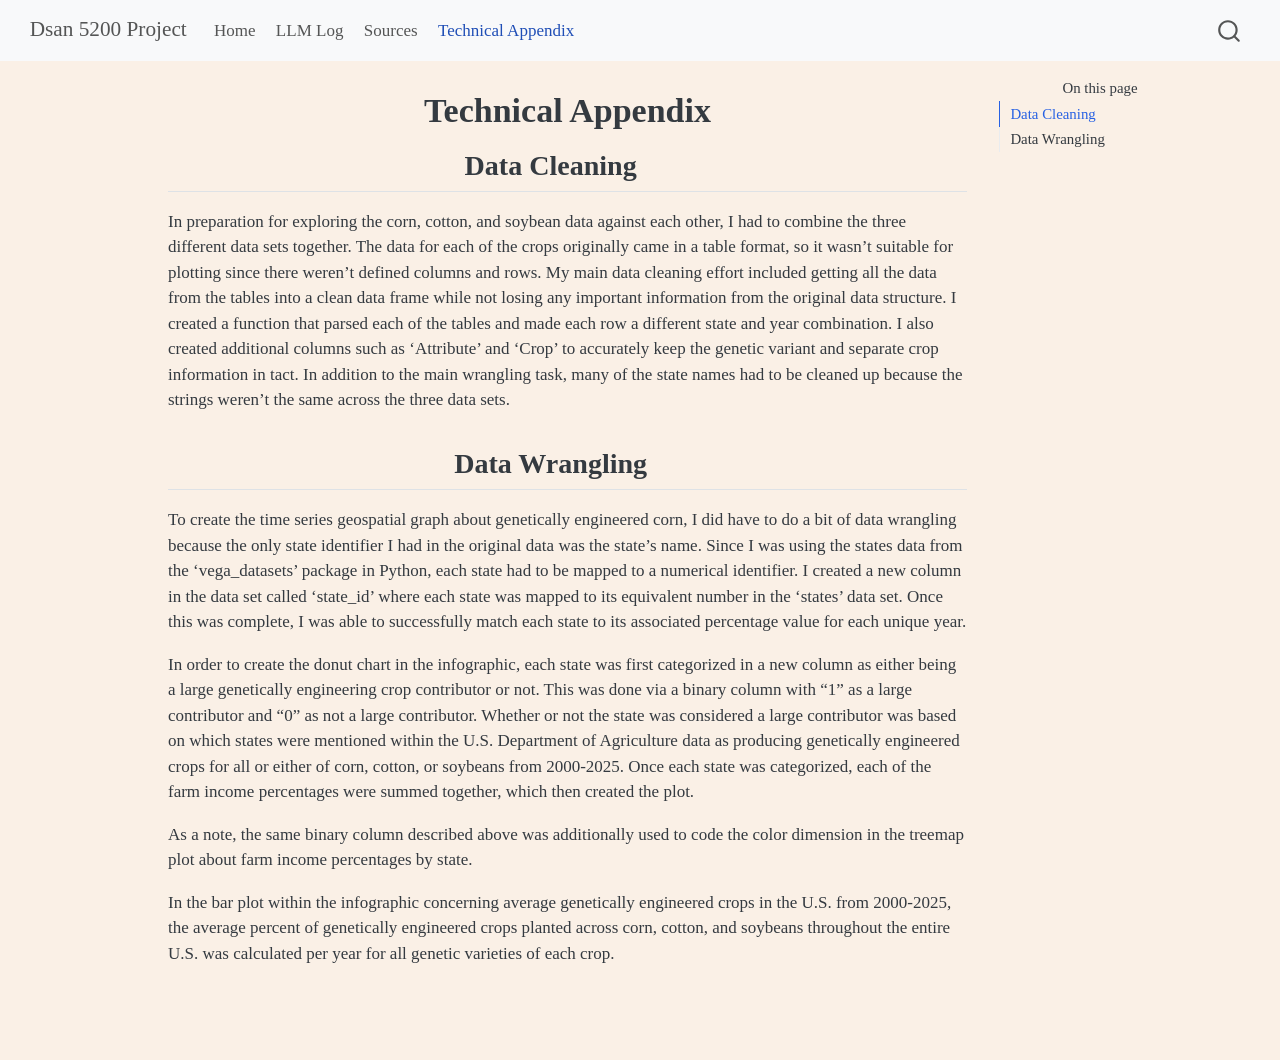
<file: website/_dsan5200site/appendix.html>
<!DOCTYPE html>
<html xmlns="http://www.w3.org/1999/xhtml" lang="en" xml:lang="en"><head>

<meta charset="utf-8">
<meta name="generator" content="quarto-1.7.32">

<meta name="viewport" content="width=device-width, initial-scale=1.0, user-scalable=yes">


<title>Technical Appendix – Dsan 5200 Project</title>
<style>
code{white-space: pre-wrap;}
span.smallcaps{font-variant: small-caps;}
div.columns{display: flex; gap: min(4vw, 1.5em);}
div.column{flex: auto; overflow-x: auto;}
div.hanging-indent{margin-left: 1.5em; text-indent: -1.5em;}
ul.task-list{list-style: none;}
ul.task-list li input[type="checkbox"] {
  width: 0.8em;
  margin: 0 0.8em 0.2em -1em; /* quarto-specific, see https://github.com/quarto-dev/quarto-cli/issues/4556 */ 
  vertical-align: middle;
}
</style>


<script src="site_libs/quarto-nav/quarto-nav.js"></script>
<script src="site_libs/quarto-nav/headroom.min.js"></script>
<script src="site_libs/clipboard/clipboard.min.js"></script>
<script src="site_libs/quarto-search/autocomplete.umd.js"></script>
<script src="site_libs/quarto-search/fuse.min.js"></script>
<script src="site_libs/quarto-search/quarto-search.js"></script>
<meta name="quarto:offset" content="./">
<script src="site_libs/quarto-html/quarto.js" type="module"></script>
<script src="site_libs/quarto-html/tabsets/tabsets.js" type="module"></script>
<script src="site_libs/quarto-html/popper.min.js"></script>
<script src="site_libs/quarto-html/tippy.umd.min.js"></script>
<script src="site_libs/quarto-html/anchor.min.js"></script>
<link href="site_libs/quarto-html/tippy.css" rel="stylesheet">
<link href="site_libs/quarto-html/quarto-syntax-highlighting-37eea08aefeeee20ff55810ff984fec1.css" rel="stylesheet" id="quarto-text-highlighting-styles">
<script src="site_libs/bootstrap/bootstrap.min.js"></script>
<link href="site_libs/bootstrap/bootstrap-icons.css" rel="stylesheet">
<link href="site_libs/bootstrap/bootstrap-c1fac2584b48ed01fb6e278e36375074.min.css" rel="stylesheet" append-hash="true" id="quarto-bootstrap" data-mode="light">
<script id="quarto-search-options" type="application/json">{
  "location": "navbar",
  "copy-button": false,
  "collapse-after": 3,
  "panel-placement": "end",
  "type": "overlay",
  "limit": 50,
  "keyboard-shortcut": [
    "f",
    "/",
    "s"
  ],
  "show-item-context": false,
  "language": {
    "search-no-results-text": "No results",
    "search-matching-documents-text": "matching documents",
    "search-copy-link-title": "Copy link to search",
    "search-hide-matches-text": "Hide additional matches",
    "search-more-match-text": "more match in this document",
    "search-more-matches-text": "more matches in this document",
    "search-clear-button-title": "Clear",
    "search-text-placeholder": "",
    "search-detached-cancel-button-title": "Cancel",
    "search-submit-button-title": "Submit",
    "search-label": "Search"
  }
}</script>


<link rel="stylesheet" href="styles.css">
</head>

<body class="nav-fixed quarto-light">

<div id="quarto-search-results"></div>
  <header id="quarto-header" class="headroom fixed-top">
    <nav class="navbar navbar-expand-lg " data-bs-theme="dark">
      <div class="navbar-container container-fluid">
      <div class="navbar-brand-container mx-auto">
    <a class="navbar-brand" href="./index.html">
    <span class="navbar-title">Dsan 5200 Project</span>
    </a>
  </div>
            <div id="quarto-search" class="" title="Search"></div>
          <button class="navbar-toggler" type="button" data-bs-toggle="collapse" data-bs-target="#navbarCollapse" aria-controls="navbarCollapse" role="menu" aria-expanded="false" aria-label="Toggle navigation" onclick="if (window.quartoToggleHeadroom) { window.quartoToggleHeadroom(); }">
  <span class="navbar-toggler-icon"></span>
</button>
          <div class="collapse navbar-collapse" id="navbarCollapse">
            <ul class="navbar-nav navbar-nav-scroll me-auto">
  <li class="nav-item">
    <a class="nav-link" href="./index.html"> 
<span class="menu-text">Home</span></a>
  </li>  
  <li class="nav-item">
    <a class="nav-link" href="./llmlog.html"> 
<span class="menu-text">LLM Log</span></a>
  </li>  
  <li class="nav-item">
    <a class="nav-link" href="./sources.html"> 
<span class="menu-text">Sources</span></a>
  </li>  
  <li class="nav-item">
    <a class="nav-link active" href="./appendix.html" aria-current="page"> 
<span class="menu-text">Technical Appendix</span></a>
  </li>  
</ul>
          </div> <!-- /navcollapse -->
            <div class="quarto-navbar-tools">
</div>
      </div> <!-- /container-fluid -->
    </nav>
</header>
<!-- content -->
<div id="quarto-content" class="quarto-container page-columns page-rows-contents page-layout-article page-navbar">
<!-- sidebar -->
<!-- margin-sidebar -->
    <div id="quarto-margin-sidebar" class="sidebar margin-sidebar">
        <nav id="TOC" role="doc-toc" class="toc-active">
    <h2 id="toc-title">On this page</h2>
   
  <ul>
  <li><a href="#data-cleaning" id="toc-data-cleaning" class="nav-link active" data-scroll-target="#data-cleaning">Data Cleaning</a></li>
  <li><a href="#data-wrangling" id="toc-data-wrangling" class="nav-link" data-scroll-target="#data-wrangling">Data Wrangling</a></li>
  </ul>
</nav>
    </div>
<!-- main -->
<main class="content" id="quarto-document-content">

<header id="title-block-header" class="quarto-title-block default">
<div class="quarto-title">
<h1 class="title">Technical Appendix</h1>
</div>



<div class="quarto-title-meta">

    
  
    
  </div>
  


</header>


<section id="data-cleaning" class="level2">
<h2 class="anchored" data-anchor-id="data-cleaning">Data Cleaning</h2>
<p>In preparation for exploring the corn, cotton, and soybean data against each other, I had to combine the three different data sets together. The data for each of the crops originally came in a table format, so it wasn’t suitable for plotting since there weren’t defined columns and rows. My main data cleaning effort included getting all the data from the tables into a clean data frame while not losing any important information from the original data structure. I created a function that parsed each of the tables and made each row a different state and year combination. I also created additional columns such as ‘Attribute’ and ‘Crop’ to accurately keep the genetic variant and separate crop information in tact. In addition to the main wrangling task, many of the state names had to be cleaned up because the strings weren’t the same across the three data sets.</p>
</section>
<section id="data-wrangling" class="level2">
<h2 class="anchored" data-anchor-id="data-wrangling">Data Wrangling</h2>
<p>To create the time series geospatial graph about genetically engineered corn, I did have to do a bit of data wrangling because the only state identifier I had in the original data was the state’s name. Since I was using the states data from the ‘vega_datasets’ package in Python, each state had to be mapped to a numerical identifier. I created a new column in the data set called ‘state_id’ where each state was mapped to its equivalent number in the ‘states’ data set. Once this was complete, I was able to successfully match each state to its associated percentage value for each unique year.</p>
<p>In order to create the donut chart in the infographic, each state was first categorized in a new column as either being a large genetically engineering crop contributor or not. This was done via a binary column with “1” as a large contributor and “0” as not a large contributor. Whether or not the state was considered a large contributor was based on which states were mentioned within the U.S. Department of Agriculture data as producing genetically engineered crops for all or either of corn, cotton, or soybeans from 2000-2025. Once each state was categorized, each of the farm income percentages were summed together, which then created the plot.</p>
<p>As a note, the same binary column described above was additionally used to code the color dimension in the treemap plot about farm income percentages by state.</p>
<p>In the bar plot within the infographic concerning average genetically engineered crops in the U.S. from 2000-2025, the average percent of genetically engineered crops planted across corn, cotton, and soybeans throughout the entire U.S. was calculated per year for all genetic varieties of each crop.</p>


</section>

</main> <!-- /main -->
<script id="quarto-html-after-body" type="application/javascript">
  window.document.addEventListener("DOMContentLoaded", function (event) {
    const icon = "";
    const anchorJS = new window.AnchorJS();
    anchorJS.options = {
      placement: 'right',
      icon: icon
    };
    anchorJS.add('.anchored');
    const isCodeAnnotation = (el) => {
      for (const clz of el.classList) {
        if (clz.startsWith('code-annotation-')) {                     
          return true;
        }
      }
      return false;
    }
    const onCopySuccess = function(e) {
      // button target
      const button = e.trigger;
      // don't keep focus
      button.blur();
      // flash "checked"
      button.classList.add('code-copy-button-checked');
      var currentTitle = button.getAttribute("title");
      button.setAttribute("title", "Copied!");
      let tooltip;
      if (window.bootstrap) {
        button.setAttribute("data-bs-toggle", "tooltip");
        button.setAttribute("data-bs-placement", "left");
        button.setAttribute("data-bs-title", "Copied!");
        tooltip = new bootstrap.Tooltip(button, 
          { trigger: "manual", 
            customClass: "code-copy-button-tooltip",
            offset: [0, -8]});
        tooltip.show();    
      }
      setTimeout(function() {
        if (tooltip) {
          tooltip.hide();
          button.removeAttribute("data-bs-title");
          button.removeAttribute("data-bs-toggle");
          button.removeAttribute("data-bs-placement");
        }
        button.setAttribute("title", currentTitle);
        button.classList.remove('code-copy-button-checked');
      }, 1000);
      // clear code selection
      e.clearSelection();
    }
    const getTextToCopy = function(trigger) {
        const codeEl = trigger.previousElementSibling.cloneNode(true);
        for (const childEl of codeEl.children) {
          if (isCodeAnnotation(childEl)) {
            childEl.remove();
          }
        }
        return codeEl.innerText;
    }
    const clipboard = new window.ClipboardJS('.code-copy-button:not([data-in-quarto-modal])', {
      text: getTextToCopy
    });
    clipboard.on('success', onCopySuccess);
    if (window.document.getElementById('quarto-embedded-source-code-modal')) {
      const clipboardModal = new window.ClipboardJS('.code-copy-button[data-in-quarto-modal]', {
        text: getTextToCopy,
        container: window.document.getElementById('quarto-embedded-source-code-modal')
      });
      clipboardModal.on('success', onCopySuccess);
    }
      var localhostRegex = new RegExp(/^(?:http|https):\/\/localhost\:?[0-9]*\//);
      var mailtoRegex = new RegExp(/^mailto:/);
        var filterRegex = new RegExp('/' + window.location.host + '/');
      var isInternal = (href) => {
          return filterRegex.test(href) || localhostRegex.test(href) || mailtoRegex.test(href);
      }
      // Inspect non-navigation links and adorn them if external
     var links = window.document.querySelectorAll('a[href]:not(.nav-link):not(.navbar-brand):not(.toc-action):not(.sidebar-link):not(.sidebar-item-toggle):not(.pagination-link):not(.no-external):not([aria-hidden]):not(.dropdown-item):not(.quarto-navigation-tool):not(.about-link)');
      for (var i=0; i<links.length; i++) {
        const link = links[i];
        if (!isInternal(link.href)) {
          // undo the damage that might have been done by quarto-nav.js in the case of
          // links that we want to consider external
          if (link.dataset.originalHref !== undefined) {
            link.href = link.dataset.originalHref;
          }
        }
      }
    function tippyHover(el, contentFn, onTriggerFn, onUntriggerFn) {
      const config = {
        allowHTML: true,
        maxWidth: 500,
        delay: 100,
        arrow: false,
        appendTo: function(el) {
            return el.parentElement;
        },
        interactive: true,
        interactiveBorder: 10,
        theme: 'quarto',
        placement: 'bottom-start',
      };
      if (contentFn) {
        config.content = contentFn;
      }
      if (onTriggerFn) {
        config.onTrigger = onTriggerFn;
      }
      if (onUntriggerFn) {
        config.onUntrigger = onUntriggerFn;
      }
      window.tippy(el, config); 
    }
    const noterefs = window.document.querySelectorAll('a[role="doc-noteref"]');
    for (var i=0; i<noterefs.length; i++) {
      const ref = noterefs[i];
      tippyHover(ref, function() {
        // use id or data attribute instead here
        let href = ref.getAttribute('data-footnote-href') || ref.getAttribute('href');
        try { href = new URL(href).hash; } catch {}
        const id = href.replace(/^#\/?/, "");
        const note = window.document.getElementById(id);
        if (note) {
          return note.innerHTML;
        } else {
          return "";
        }
      });
    }
    const xrefs = window.document.querySelectorAll('a.quarto-xref');
    const processXRef = (id, note) => {
      // Strip column container classes
      const stripColumnClz = (el) => {
        el.classList.remove("page-full", "page-columns");
        if (el.children) {
          for (const child of el.children) {
            stripColumnClz(child);
          }
        }
      }
      stripColumnClz(note)
      if (id === null || id.startsWith('sec-')) {
        // Special case sections, only their first couple elements
        const container = document.createElement("div");
        if (note.children && note.children.length > 2) {
          container.appendChild(note.children[0].cloneNode(true));
          for (let i = 1; i < note.children.length; i++) {
            const child = note.children[i];
            if (child.tagName === "P" && child.innerText === "") {
              continue;
            } else {
              container.appendChild(child.cloneNode(true));
              break;
            }
          }
          if (window.Quarto?.typesetMath) {
            window.Quarto.typesetMath(container);
          }
          return container.innerHTML
        } else {
          if (window.Quarto?.typesetMath) {
            window.Quarto.typesetMath(note);
          }
          return note.innerHTML;
        }
      } else {
        // Remove any anchor links if they are present
        const anchorLink = note.querySelector('a.anchorjs-link');
        if (anchorLink) {
          anchorLink.remove();
        }
        if (window.Quarto?.typesetMath) {
          window.Quarto.typesetMath(note);
        }
        if (note.classList.contains("callout")) {
          return note.outerHTML;
        } else {
          return note.innerHTML;
        }
      }
    }
    for (var i=0; i<xrefs.length; i++) {
      const xref = xrefs[i];
      tippyHover(xref, undefined, function(instance) {
        instance.disable();
        let url = xref.getAttribute('href');
        let hash = undefined; 
        if (url.startsWith('#')) {
          hash = url;
        } else {
          try { hash = new URL(url).hash; } catch {}
        }
        if (hash) {
          const id = hash.replace(/^#\/?/, "");
          const note = window.document.getElementById(id);
          if (note !== null) {
            try {
              const html = processXRef(id, note.cloneNode(true));
              instance.setContent(html);
            } finally {
              instance.enable();
              instance.show();
            }
          } else {
            // See if we can fetch this
            fetch(url.split('#')[0])
            .then(res => res.text())
            .then(html => {
              const parser = new DOMParser();
              const htmlDoc = parser.parseFromString(html, "text/html");
              const note = htmlDoc.getElementById(id);
              if (note !== null) {
                const html = processXRef(id, note);
                instance.setContent(html);
              } 
            }).finally(() => {
              instance.enable();
              instance.show();
            });
          }
        } else {
          // See if we can fetch a full url (with no hash to target)
          // This is a special case and we should probably do some content thinning / targeting
          fetch(url)
          .then(res => res.text())
          .then(html => {
            const parser = new DOMParser();
            const htmlDoc = parser.parseFromString(html, "text/html");
            const note = htmlDoc.querySelector('main.content');
            if (note !== null) {
              // This should only happen for chapter cross references
              // (since there is no id in the URL)
              // remove the first header
              if (note.children.length > 0 && note.children[0].tagName === "HEADER") {
                note.children[0].remove();
              }
              const html = processXRef(null, note);
              instance.setContent(html);
            } 
          }).finally(() => {
            instance.enable();
            instance.show();
          });
        }
      }, function(instance) {
      });
    }
        let selectedAnnoteEl;
        const selectorForAnnotation = ( cell, annotation) => {
          let cellAttr = 'data-code-cell="' + cell + '"';
          let lineAttr = 'data-code-annotation="' +  annotation + '"';
          const selector = 'span[' + cellAttr + '][' + lineAttr + ']';
          return selector;
        }
        const selectCodeLines = (annoteEl) => {
          const doc = window.document;
          const targetCell = annoteEl.getAttribute("data-target-cell");
          const targetAnnotation = annoteEl.getAttribute("data-target-annotation");
          const annoteSpan = window.document.querySelector(selectorForAnnotation(targetCell, targetAnnotation));
          const lines = annoteSpan.getAttribute("data-code-lines").split(",");
          const lineIds = lines.map((line) => {
            return targetCell + "-" + line;
          })
          let top = null;
          let height = null;
          let parent = null;
          if (lineIds.length > 0) {
              //compute the position of the single el (top and bottom and make a div)
              const el = window.document.getElementById(lineIds[0]);
              top = el.offsetTop;
              height = el.offsetHeight;
              parent = el.parentElement.parentElement;
            if (lineIds.length > 1) {
              const lastEl = window.document.getElementById(lineIds[lineIds.length - 1]);
              const bottom = lastEl.offsetTop + lastEl.offsetHeight;
              height = bottom - top;
            }
            if (top !== null && height !== null && parent !== null) {
              // cook up a div (if necessary) and position it 
              let div = window.document.getElementById("code-annotation-line-highlight");
              if (div === null) {
                div = window.document.createElement("div");
                div.setAttribute("id", "code-annotation-line-highlight");
                div.style.position = 'absolute';
                parent.appendChild(div);
              }
              div.style.top = top - 2 + "px";
              div.style.height = height + 4 + "px";
              div.style.left = 0;
              let gutterDiv = window.document.getElementById("code-annotation-line-highlight-gutter");
              if (gutterDiv === null) {
                gutterDiv = window.document.createElement("div");
                gutterDiv.setAttribute("id", "code-annotation-line-highlight-gutter");
                gutterDiv.style.position = 'absolute';
                const codeCell = window.document.getElementById(targetCell);
                const gutter = codeCell.querySelector('.code-annotation-gutter');
                gutter.appendChild(gutterDiv);
              }
              gutterDiv.style.top = top - 2 + "px";
              gutterDiv.style.height = height + 4 + "px";
            }
            selectedAnnoteEl = annoteEl;
          }
        };
        const unselectCodeLines = () => {
          const elementsIds = ["code-annotation-line-highlight", "code-annotation-line-highlight-gutter"];
          elementsIds.forEach((elId) => {
            const div = window.document.getElementById(elId);
            if (div) {
              div.remove();
            }
          });
          selectedAnnoteEl = undefined;
        };
          // Handle positioning of the toggle
      window.addEventListener(
        "resize",
        throttle(() => {
          elRect = undefined;
          if (selectedAnnoteEl) {
            selectCodeLines(selectedAnnoteEl);
          }
        }, 10)
      );
      function throttle(fn, ms) {
      let throttle = false;
      let timer;
        return (...args) => {
          if(!throttle) { // first call gets through
              fn.apply(this, args);
              throttle = true;
          } else { // all the others get throttled
              if(timer) clearTimeout(timer); // cancel #2
              timer = setTimeout(() => {
                fn.apply(this, args);
                timer = throttle = false;
              }, ms);
          }
        };
      }
        // Attach click handler to the DT
        const annoteDls = window.document.querySelectorAll('dt[data-target-cell]');
        for (const annoteDlNode of annoteDls) {
          annoteDlNode.addEventListener('click', (event) => {
            const clickedEl = event.target;
            if (clickedEl !== selectedAnnoteEl) {
              unselectCodeLines();
              const activeEl = window.document.querySelector('dt[data-target-cell].code-annotation-active');
              if (activeEl) {
                activeEl.classList.remove('code-annotation-active');
              }
              selectCodeLines(clickedEl);
              clickedEl.classList.add('code-annotation-active');
            } else {
              // Unselect the line
              unselectCodeLines();
              clickedEl.classList.remove('code-annotation-active');
            }
          });
        }
    const findCites = (el) => {
      const parentEl = el.parentElement;
      if (parentEl) {
        const cites = parentEl.dataset.cites;
        if (cites) {
          return {
            el,
            cites: cites.split(' ')
          };
        } else {
          return findCites(el.parentElement)
        }
      } else {
        return undefined;
      }
    };
    var bibliorefs = window.document.querySelectorAll('a[role="doc-biblioref"]');
    for (var i=0; i<bibliorefs.length; i++) {
      const ref = bibliorefs[i];
      const citeInfo = findCites(ref);
      if (citeInfo) {
        tippyHover(citeInfo.el, function() {
          var popup = window.document.createElement('div');
          citeInfo.cites.forEach(function(cite) {
            var citeDiv = window.document.createElement('div');
            citeDiv.classList.add('hanging-indent');
            citeDiv.classList.add('csl-entry');
            var biblioDiv = window.document.getElementById('ref-' + cite);
            if (biblioDiv) {
              citeDiv.innerHTML = biblioDiv.innerHTML;
            }
            popup.appendChild(citeDiv);
          });
          return popup.innerHTML;
        });
      }
    }
  });
  </script>
</div> <!-- /content -->




</body></html>
</file>
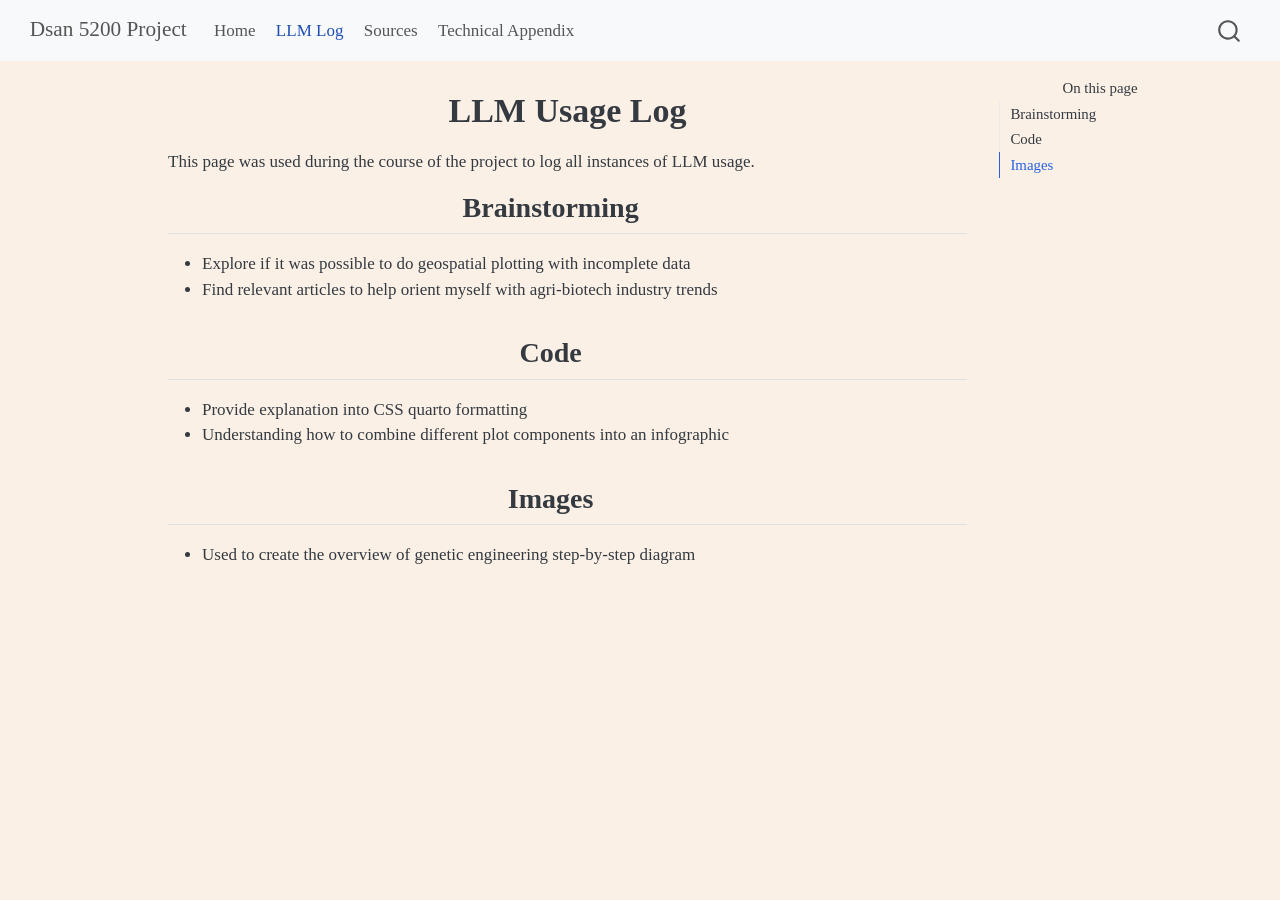
<file: website/_dsan5200site/llmlog.html>
<!DOCTYPE html>
<html xmlns="http://www.w3.org/1999/xhtml" lang="en" xml:lang="en"><head>

<meta charset="utf-8">
<meta name="generator" content="quarto-1.7.32">

<meta name="viewport" content="width=device-width, initial-scale=1.0, user-scalable=yes">


<title>LLM Usage Log – Dsan 5200 Project</title>
<style>
code{white-space: pre-wrap;}
span.smallcaps{font-variant: small-caps;}
div.columns{display: flex; gap: min(4vw, 1.5em);}
div.column{flex: auto; overflow-x: auto;}
div.hanging-indent{margin-left: 1.5em; text-indent: -1.5em;}
ul.task-list{list-style: none;}
ul.task-list li input[type="checkbox"] {
  width: 0.8em;
  margin: 0 0.8em 0.2em -1em; /* quarto-specific, see https://github.com/quarto-dev/quarto-cli/issues/4556 */ 
  vertical-align: middle;
}
</style>


<script src="site_libs/quarto-nav/quarto-nav.js"></script>
<script src="site_libs/quarto-nav/headroom.min.js"></script>
<script src="site_libs/clipboard/clipboard.min.js"></script>
<script src="site_libs/quarto-search/autocomplete.umd.js"></script>
<script src="site_libs/quarto-search/fuse.min.js"></script>
<script src="site_libs/quarto-search/quarto-search.js"></script>
<meta name="quarto:offset" content="./">
<script src="site_libs/quarto-html/quarto.js" type="module"></script>
<script src="site_libs/quarto-html/tabsets/tabsets.js" type="module"></script>
<script src="site_libs/quarto-html/popper.min.js"></script>
<script src="site_libs/quarto-html/tippy.umd.min.js"></script>
<script src="site_libs/quarto-html/anchor.min.js"></script>
<link href="site_libs/quarto-html/tippy.css" rel="stylesheet">
<link href="site_libs/quarto-html/quarto-syntax-highlighting-37eea08aefeeee20ff55810ff984fec1.css" rel="stylesheet" id="quarto-text-highlighting-styles">
<script src="site_libs/bootstrap/bootstrap.min.js"></script>
<link href="site_libs/bootstrap/bootstrap-icons.css" rel="stylesheet">
<link href="site_libs/bootstrap/bootstrap-c1fac2584b48ed01fb6e278e36375074.min.css" rel="stylesheet" append-hash="true" id="quarto-bootstrap" data-mode="light">
<script id="quarto-search-options" type="application/json">{
  "location": "navbar",
  "copy-button": false,
  "collapse-after": 3,
  "panel-placement": "end",
  "type": "overlay",
  "limit": 50,
  "keyboard-shortcut": [
    "f",
    "/",
    "s"
  ],
  "show-item-context": false,
  "language": {
    "search-no-results-text": "No results",
    "search-matching-documents-text": "matching documents",
    "search-copy-link-title": "Copy link to search",
    "search-hide-matches-text": "Hide additional matches",
    "search-more-match-text": "more match in this document",
    "search-more-matches-text": "more matches in this document",
    "search-clear-button-title": "Clear",
    "search-text-placeholder": "",
    "search-detached-cancel-button-title": "Cancel",
    "search-submit-button-title": "Submit",
    "search-label": "Search"
  }
}</script>


<link rel="stylesheet" href="styles.css">
</head>

<body class="nav-fixed quarto-light">

<div id="quarto-search-results"></div>
  <header id="quarto-header" class="headroom fixed-top">
    <nav class="navbar navbar-expand-lg " data-bs-theme="dark">
      <div class="navbar-container container-fluid">
      <div class="navbar-brand-container mx-auto">
    <a class="navbar-brand" href="./index.html">
    <span class="navbar-title">Dsan 5200 Project</span>
    </a>
  </div>
            <div id="quarto-search" class="" title="Search"></div>
          <button class="navbar-toggler" type="button" data-bs-toggle="collapse" data-bs-target="#navbarCollapse" aria-controls="navbarCollapse" role="menu" aria-expanded="false" aria-label="Toggle navigation" onclick="if (window.quartoToggleHeadroom) { window.quartoToggleHeadroom(); }">
  <span class="navbar-toggler-icon"></span>
</button>
          <div class="collapse navbar-collapse" id="navbarCollapse">
            <ul class="navbar-nav navbar-nav-scroll me-auto">
  <li class="nav-item">
    <a class="nav-link" href="./index.html"> 
<span class="menu-text">Home</span></a>
  </li>  
  <li class="nav-item">
    <a class="nav-link active" href="./llmlog.html" aria-current="page"> 
<span class="menu-text">LLM Log</span></a>
  </li>  
  <li class="nav-item">
    <a class="nav-link" href="./sources.html"> 
<span class="menu-text">Sources</span></a>
  </li>  
  <li class="nav-item">
    <a class="nav-link" href="./appendix.html"> 
<span class="menu-text">Technical Appendix</span></a>
  </li>  
</ul>
          </div> <!-- /navcollapse -->
            <div class="quarto-navbar-tools">
</div>
      </div> <!-- /container-fluid -->
    </nav>
</header>
<!-- content -->
<div id="quarto-content" class="quarto-container page-columns page-rows-contents page-layout-article page-navbar">
<!-- sidebar -->
<!-- margin-sidebar -->
    <div id="quarto-margin-sidebar" class="sidebar margin-sidebar">
        <nav id="TOC" role="doc-toc" class="toc-active">
    <h2 id="toc-title">On this page</h2>
   
  <ul>
  <li><a href="#brainstorming" id="toc-brainstorming" class="nav-link active" data-scroll-target="#brainstorming">Brainstorming</a></li>
  <li><a href="#code" id="toc-code" class="nav-link" data-scroll-target="#code">Code</a></li>
  <li><a href="#images" id="toc-images" class="nav-link" data-scroll-target="#images">Images</a></li>
  </ul>
</nav>
    </div>
<!-- main -->
<main class="content" id="quarto-document-content">

<header id="title-block-header" class="quarto-title-block default">
<div class="quarto-title">
<h1 class="title">LLM Usage Log</h1>
</div>



<div class="quarto-title-meta">

    
  
    
  </div>
  


</header>


<p>This page was used during the course of the project to log all instances of LLM usage.</p>
<section id="brainstorming" class="level2">
<h2 class="anchored" data-anchor-id="brainstorming">Brainstorming</h2>
<ul>
<li>Explore if it was possible to do geospatial plotting with incomplete data</li>
<li>Find relevant articles to help orient myself with agri-biotech industry trends</li>
</ul>
</section>
<section id="code" class="level2">
<h2 class="anchored" data-anchor-id="code">Code</h2>
<ul>
<li>Provide explanation into CSS quarto formatting</li>
<li>Understanding how to combine different plot components into an infographic</li>
</ul>
</section>
<section id="images" class="level2">
<h2 class="anchored" data-anchor-id="images">Images</h2>
<ul>
<li>Used to create the overview of genetic engineering step-by-step diagram</li>
</ul>


</section>

</main> <!-- /main -->
<script id="quarto-html-after-body" type="application/javascript">
  window.document.addEventListener("DOMContentLoaded", function (event) {
    const icon = "";
    const anchorJS = new window.AnchorJS();
    anchorJS.options = {
      placement: 'right',
      icon: icon
    };
    anchorJS.add('.anchored');
    const isCodeAnnotation = (el) => {
      for (const clz of el.classList) {
        if (clz.startsWith('code-annotation-')) {                     
          return true;
        }
      }
      return false;
    }
    const onCopySuccess = function(e) {
      // button target
      const button = e.trigger;
      // don't keep focus
      button.blur();
      // flash "checked"
      button.classList.add('code-copy-button-checked');
      var currentTitle = button.getAttribute("title");
      button.setAttribute("title", "Copied!");
      let tooltip;
      if (window.bootstrap) {
        button.setAttribute("data-bs-toggle", "tooltip");
        button.setAttribute("data-bs-placement", "left");
        button.setAttribute("data-bs-title", "Copied!");
        tooltip = new bootstrap.Tooltip(button, 
          { trigger: "manual", 
            customClass: "code-copy-button-tooltip",
            offset: [0, -8]});
        tooltip.show();    
      }
      setTimeout(function() {
        if (tooltip) {
          tooltip.hide();
          button.removeAttribute("data-bs-title");
          button.removeAttribute("data-bs-toggle");
          button.removeAttribute("data-bs-placement");
        }
        button.setAttribute("title", currentTitle);
        button.classList.remove('code-copy-button-checked');
      }, 1000);
      // clear code selection
      e.clearSelection();
    }
    const getTextToCopy = function(trigger) {
        const codeEl = trigger.previousElementSibling.cloneNode(true);
        for (const childEl of codeEl.children) {
          if (isCodeAnnotation(childEl)) {
            childEl.remove();
          }
        }
        return codeEl.innerText;
    }
    const clipboard = new window.ClipboardJS('.code-copy-button:not([data-in-quarto-modal])', {
      text: getTextToCopy
    });
    clipboard.on('success', onCopySuccess);
    if (window.document.getElementById('quarto-embedded-source-code-modal')) {
      const clipboardModal = new window.ClipboardJS('.code-copy-button[data-in-quarto-modal]', {
        text: getTextToCopy,
        container: window.document.getElementById('quarto-embedded-source-code-modal')
      });
      clipboardModal.on('success', onCopySuccess);
    }
      var localhostRegex = new RegExp(/^(?:http|https):\/\/localhost\:?[0-9]*\//);
      var mailtoRegex = new RegExp(/^mailto:/);
        var filterRegex = new RegExp('/' + window.location.host + '/');
      var isInternal = (href) => {
          return filterRegex.test(href) || localhostRegex.test(href) || mailtoRegex.test(href);
      }
      // Inspect non-navigation links and adorn them if external
     var links = window.document.querySelectorAll('a[href]:not(.nav-link):not(.navbar-brand):not(.toc-action):not(.sidebar-link):not(.sidebar-item-toggle):not(.pagination-link):not(.no-external):not([aria-hidden]):not(.dropdown-item):not(.quarto-navigation-tool):not(.about-link)');
      for (var i=0; i<links.length; i++) {
        const link = links[i];
        if (!isInternal(link.href)) {
          // undo the damage that might have been done by quarto-nav.js in the case of
          // links that we want to consider external
          if (link.dataset.originalHref !== undefined) {
            link.href = link.dataset.originalHref;
          }
        }
      }
    function tippyHover(el, contentFn, onTriggerFn, onUntriggerFn) {
      const config = {
        allowHTML: true,
        maxWidth: 500,
        delay: 100,
        arrow: false,
        appendTo: function(el) {
            return el.parentElement;
        },
        interactive: true,
        interactiveBorder: 10,
        theme: 'quarto',
        placement: 'bottom-start',
      };
      if (contentFn) {
        config.content = contentFn;
      }
      if (onTriggerFn) {
        config.onTrigger = onTriggerFn;
      }
      if (onUntriggerFn) {
        config.onUntrigger = onUntriggerFn;
      }
      window.tippy(el, config); 
    }
    const noterefs = window.document.querySelectorAll('a[role="doc-noteref"]');
    for (var i=0; i<noterefs.length; i++) {
      const ref = noterefs[i];
      tippyHover(ref, function() {
        // use id or data attribute instead here
        let href = ref.getAttribute('data-footnote-href') || ref.getAttribute('href');
        try { href = new URL(href).hash; } catch {}
        const id = href.replace(/^#\/?/, "");
        const note = window.document.getElementById(id);
        if (note) {
          return note.innerHTML;
        } else {
          return "";
        }
      });
    }
    const xrefs = window.document.querySelectorAll('a.quarto-xref');
    const processXRef = (id, note) => {
      // Strip column container classes
      const stripColumnClz = (el) => {
        el.classList.remove("page-full", "page-columns");
        if (el.children) {
          for (const child of el.children) {
            stripColumnClz(child);
          }
        }
      }
      stripColumnClz(note)
      if (id === null || id.startsWith('sec-')) {
        // Special case sections, only their first couple elements
        const container = document.createElement("div");
        if (note.children && note.children.length > 2) {
          container.appendChild(note.children[0].cloneNode(true));
          for (let i = 1; i < note.children.length; i++) {
            const child = note.children[i];
            if (child.tagName === "P" && child.innerText === "") {
              continue;
            } else {
              container.appendChild(child.cloneNode(true));
              break;
            }
          }
          if (window.Quarto?.typesetMath) {
            window.Quarto.typesetMath(container);
          }
          return container.innerHTML
        } else {
          if (window.Quarto?.typesetMath) {
            window.Quarto.typesetMath(note);
          }
          return note.innerHTML;
        }
      } else {
        // Remove any anchor links if they are present
        const anchorLink = note.querySelector('a.anchorjs-link');
        if (anchorLink) {
          anchorLink.remove();
        }
        if (window.Quarto?.typesetMath) {
          window.Quarto.typesetMath(note);
        }
        if (note.classList.contains("callout")) {
          return note.outerHTML;
        } else {
          return note.innerHTML;
        }
      }
    }
    for (var i=0; i<xrefs.length; i++) {
      const xref = xrefs[i];
      tippyHover(xref, undefined, function(instance) {
        instance.disable();
        let url = xref.getAttribute('href');
        let hash = undefined; 
        if (url.startsWith('#')) {
          hash = url;
        } else {
          try { hash = new URL(url).hash; } catch {}
        }
        if (hash) {
          const id = hash.replace(/^#\/?/, "");
          const note = window.document.getElementById(id);
          if (note !== null) {
            try {
              const html = processXRef(id, note.cloneNode(true));
              instance.setContent(html);
            } finally {
              instance.enable();
              instance.show();
            }
          } else {
            // See if we can fetch this
            fetch(url.split('#')[0])
            .then(res => res.text())
            .then(html => {
              const parser = new DOMParser();
              const htmlDoc = parser.parseFromString(html, "text/html");
              const note = htmlDoc.getElementById(id);
              if (note !== null) {
                const html = processXRef(id, note);
                instance.setContent(html);
              } 
            }).finally(() => {
              instance.enable();
              instance.show();
            });
          }
        } else {
          // See if we can fetch a full url (with no hash to target)
          // This is a special case and we should probably do some content thinning / targeting
          fetch(url)
          .then(res => res.text())
          .then(html => {
            const parser = new DOMParser();
            const htmlDoc = parser.parseFromString(html, "text/html");
            const note = htmlDoc.querySelector('main.content');
            if (note !== null) {
              // This should only happen for chapter cross references
              // (since there is no id in the URL)
              // remove the first header
              if (note.children.length > 0 && note.children[0].tagName === "HEADER") {
                note.children[0].remove();
              }
              const html = processXRef(null, note);
              instance.setContent(html);
            } 
          }).finally(() => {
            instance.enable();
            instance.show();
          });
        }
      }, function(instance) {
      });
    }
        let selectedAnnoteEl;
        const selectorForAnnotation = ( cell, annotation) => {
          let cellAttr = 'data-code-cell="' + cell + '"';
          let lineAttr = 'data-code-annotation="' +  annotation + '"';
          const selector = 'span[' + cellAttr + '][' + lineAttr + ']';
          return selector;
        }
        const selectCodeLines = (annoteEl) => {
          const doc = window.document;
          const targetCell = annoteEl.getAttribute("data-target-cell");
          const targetAnnotation = annoteEl.getAttribute("data-target-annotation");
          const annoteSpan = window.document.querySelector(selectorForAnnotation(targetCell, targetAnnotation));
          const lines = annoteSpan.getAttribute("data-code-lines").split(",");
          const lineIds = lines.map((line) => {
            return targetCell + "-" + line;
          })
          let top = null;
          let height = null;
          let parent = null;
          if (lineIds.length > 0) {
              //compute the position of the single el (top and bottom and make a div)
              const el = window.document.getElementById(lineIds[0]);
              top = el.offsetTop;
              height = el.offsetHeight;
              parent = el.parentElement.parentElement;
            if (lineIds.length > 1) {
              const lastEl = window.document.getElementById(lineIds[lineIds.length - 1]);
              const bottom = lastEl.offsetTop + lastEl.offsetHeight;
              height = bottom - top;
            }
            if (top !== null && height !== null && parent !== null) {
              // cook up a div (if necessary) and position it 
              let div = window.document.getElementById("code-annotation-line-highlight");
              if (div === null) {
                div = window.document.createElement("div");
                div.setAttribute("id", "code-annotation-line-highlight");
                div.style.position = 'absolute';
                parent.appendChild(div);
              }
              div.style.top = top - 2 + "px";
              div.style.height = height + 4 + "px";
              div.style.left = 0;
              let gutterDiv = window.document.getElementById("code-annotation-line-highlight-gutter");
              if (gutterDiv === null) {
                gutterDiv = window.document.createElement("div");
                gutterDiv.setAttribute("id", "code-annotation-line-highlight-gutter");
                gutterDiv.style.position = 'absolute';
                const codeCell = window.document.getElementById(targetCell);
                const gutter = codeCell.querySelector('.code-annotation-gutter');
                gutter.appendChild(gutterDiv);
              }
              gutterDiv.style.top = top - 2 + "px";
              gutterDiv.style.height = height + 4 + "px";
            }
            selectedAnnoteEl = annoteEl;
          }
        };
        const unselectCodeLines = () => {
          const elementsIds = ["code-annotation-line-highlight", "code-annotation-line-highlight-gutter"];
          elementsIds.forEach((elId) => {
            const div = window.document.getElementById(elId);
            if (div) {
              div.remove();
            }
          });
          selectedAnnoteEl = undefined;
        };
          // Handle positioning of the toggle
      window.addEventListener(
        "resize",
        throttle(() => {
          elRect = undefined;
          if (selectedAnnoteEl) {
            selectCodeLines(selectedAnnoteEl);
          }
        }, 10)
      );
      function throttle(fn, ms) {
      let throttle = false;
      let timer;
        return (...args) => {
          if(!throttle) { // first call gets through
              fn.apply(this, args);
              throttle = true;
          } else { // all the others get throttled
              if(timer) clearTimeout(timer); // cancel #2
              timer = setTimeout(() => {
                fn.apply(this, args);
                timer = throttle = false;
              }, ms);
          }
        };
      }
        // Attach click handler to the DT
        const annoteDls = window.document.querySelectorAll('dt[data-target-cell]');
        for (const annoteDlNode of annoteDls) {
          annoteDlNode.addEventListener('click', (event) => {
            const clickedEl = event.target;
            if (clickedEl !== selectedAnnoteEl) {
              unselectCodeLines();
              const activeEl = window.document.querySelector('dt[data-target-cell].code-annotation-active');
              if (activeEl) {
                activeEl.classList.remove('code-annotation-active');
              }
              selectCodeLines(clickedEl);
              clickedEl.classList.add('code-annotation-active');
            } else {
              // Unselect the line
              unselectCodeLines();
              clickedEl.classList.remove('code-annotation-active');
            }
          });
        }
    const findCites = (el) => {
      const parentEl = el.parentElement;
      if (parentEl) {
        const cites = parentEl.dataset.cites;
        if (cites) {
          return {
            el,
            cites: cites.split(' ')
          };
        } else {
          return findCites(el.parentElement)
        }
      } else {
        return undefined;
      }
    };
    var bibliorefs = window.document.querySelectorAll('a[role="doc-biblioref"]');
    for (var i=0; i<bibliorefs.length; i++) {
      const ref = bibliorefs[i];
      const citeInfo = findCites(ref);
      if (citeInfo) {
        tippyHover(citeInfo.el, function() {
          var popup = window.document.createElement('div');
          citeInfo.cites.forEach(function(cite) {
            var citeDiv = window.document.createElement('div');
            citeDiv.classList.add('hanging-indent');
            citeDiv.classList.add('csl-entry');
            var biblioDiv = window.document.getElementById('ref-' + cite);
            if (biblioDiv) {
              citeDiv.innerHTML = biblioDiv.innerHTML;
            }
            popup.appendChild(citeDiv);
          });
          return popup.innerHTML;
        });
      }
    }
  });
  </script>
</div> <!-- /content -->




</body></html>
</file>
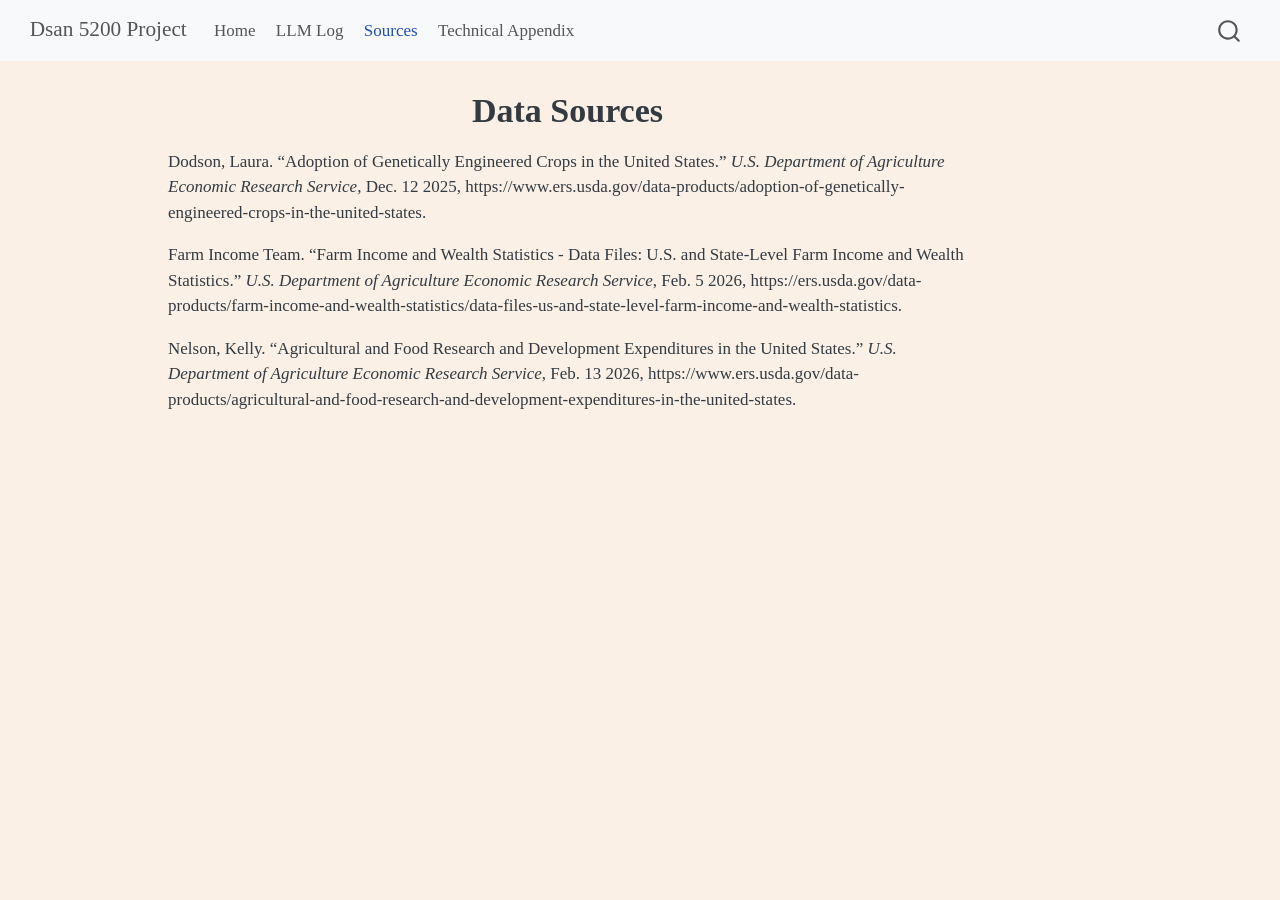
<file: website/_dsan5200site/sources.html>
<!DOCTYPE html>
<html xmlns="http://www.w3.org/1999/xhtml" lang="en" xml:lang="en"><head>

<meta charset="utf-8">
<meta name="generator" content="quarto-1.7.32">

<meta name="viewport" content="width=device-width, initial-scale=1.0, user-scalable=yes">


<title>Data Sources – Dsan 5200 Project</title>
<style>
code{white-space: pre-wrap;}
span.smallcaps{font-variant: small-caps;}
div.columns{display: flex; gap: min(4vw, 1.5em);}
div.column{flex: auto; overflow-x: auto;}
div.hanging-indent{margin-left: 1.5em; text-indent: -1.5em;}
ul.task-list{list-style: none;}
ul.task-list li input[type="checkbox"] {
  width: 0.8em;
  margin: 0 0.8em 0.2em -1em; /* quarto-specific, see https://github.com/quarto-dev/quarto-cli/issues/4556 */ 
  vertical-align: middle;
}
</style>


<script src="site_libs/quarto-nav/quarto-nav.js"></script>
<script src="site_libs/quarto-nav/headroom.min.js"></script>
<script src="site_libs/clipboard/clipboard.min.js"></script>
<script src="site_libs/quarto-search/autocomplete.umd.js"></script>
<script src="site_libs/quarto-search/fuse.min.js"></script>
<script src="site_libs/quarto-search/quarto-search.js"></script>
<meta name="quarto:offset" content="./">
<script src="site_libs/quarto-html/quarto.js" type="module"></script>
<script src="site_libs/quarto-html/tabsets/tabsets.js" type="module"></script>
<script src="site_libs/quarto-html/popper.min.js"></script>
<script src="site_libs/quarto-html/tippy.umd.min.js"></script>
<script src="site_libs/quarto-html/anchor.min.js"></script>
<link href="site_libs/quarto-html/tippy.css" rel="stylesheet">
<link href="site_libs/quarto-html/quarto-syntax-highlighting-37eea08aefeeee20ff55810ff984fec1.css" rel="stylesheet" id="quarto-text-highlighting-styles">
<script src="site_libs/bootstrap/bootstrap.min.js"></script>
<link href="site_libs/bootstrap/bootstrap-icons.css" rel="stylesheet">
<link href="site_libs/bootstrap/bootstrap-c1fac2584b48ed01fb6e278e36375074.min.css" rel="stylesheet" append-hash="true" id="quarto-bootstrap" data-mode="light">
<script id="quarto-search-options" type="application/json">{
  "location": "navbar",
  "copy-button": false,
  "collapse-after": 3,
  "panel-placement": "end",
  "type": "overlay",
  "limit": 50,
  "keyboard-shortcut": [
    "f",
    "/",
    "s"
  ],
  "show-item-context": false,
  "language": {
    "search-no-results-text": "No results",
    "search-matching-documents-text": "matching documents",
    "search-copy-link-title": "Copy link to search",
    "search-hide-matches-text": "Hide additional matches",
    "search-more-match-text": "more match in this document",
    "search-more-matches-text": "more matches in this document",
    "search-clear-button-title": "Clear",
    "search-text-placeholder": "",
    "search-detached-cancel-button-title": "Cancel",
    "search-submit-button-title": "Submit",
    "search-label": "Search"
  }
}</script>


<link rel="stylesheet" href="styles.css">
</head>

<body class="nav-fixed quarto-light">

<div id="quarto-search-results"></div>
  <header id="quarto-header" class="headroom fixed-top">
    <nav class="navbar navbar-expand-lg " data-bs-theme="dark">
      <div class="navbar-container container-fluid">
      <div class="navbar-brand-container mx-auto">
    <a class="navbar-brand" href="./index.html">
    <span class="navbar-title">Dsan 5200 Project</span>
    </a>
  </div>
            <div id="quarto-search" class="" title="Search"></div>
          <button class="navbar-toggler" type="button" data-bs-toggle="collapse" data-bs-target="#navbarCollapse" aria-controls="navbarCollapse" role="menu" aria-expanded="false" aria-label="Toggle navigation" onclick="if (window.quartoToggleHeadroom) { window.quartoToggleHeadroom(); }">
  <span class="navbar-toggler-icon"></span>
</button>
          <div class="collapse navbar-collapse" id="navbarCollapse">
            <ul class="navbar-nav navbar-nav-scroll me-auto">
  <li class="nav-item">
    <a class="nav-link" href="./index.html"> 
<span class="menu-text">Home</span></a>
  </li>  
  <li class="nav-item">
    <a class="nav-link" href="./llmlog.html"> 
<span class="menu-text">LLM Log</span></a>
  </li>  
  <li class="nav-item">
    <a class="nav-link active" href="./sources.html" aria-current="page"> 
<span class="menu-text">Sources</span></a>
  </li>  
  <li class="nav-item">
    <a class="nav-link" href="./appendix.html"> 
<span class="menu-text">Technical Appendix</span></a>
  </li>  
</ul>
          </div> <!-- /navcollapse -->
            <div class="quarto-navbar-tools">
</div>
      </div> <!-- /container-fluid -->
    </nav>
</header>
<!-- content -->
<div id="quarto-content" class="quarto-container page-columns page-rows-contents page-layout-article page-navbar">
<!-- sidebar -->
<!-- margin-sidebar -->
    <div id="quarto-margin-sidebar" class="sidebar margin-sidebar zindex-bottom">
        
    </div>
<!-- main -->
<main class="content" id="quarto-document-content">

<header id="title-block-header" class="quarto-title-block default">
<div class="quarto-title">
<h1 class="title">Data Sources</h1>
</div>



<div class="quarto-title-meta">

    
  
    
  </div>
  


</header>


<p>Dodson, Laura. “Adoption of Genetically Engineered Crops in the United States.” <em>U.S. Department of Agriculture Economic Research Service</em>, Dec.&nbsp;12 2025, https://www.ers.usda.gov/data-products/adoption-of-genetically-engineered-crops-in-the-united-states.</p>
<p>Farm Income Team. “Farm Income and Wealth Statistics - Data Files: U.S. and State-Level Farm Income and Wealth Statistics.” <em>U.S. Department of Agriculture Economic Research Service</em>, Feb.&nbsp;5 2026, https://ers.usda.gov/data-products/farm-income-and-wealth-statistics/data-files-us-and-state-level-farm-income-and-wealth-statistics.</p>
<p>Nelson, Kelly. “Agricultural and Food Research and Development Expenditures in the United States.” <em>U.S. Department of Agriculture Economic Research Service</em>, Feb.&nbsp;13 2026, https://www.ers.usda.gov/data-products/agricultural-and-food-research-and-development-expenditures-in-the-united-states.</p>



</main> <!-- /main -->
<script id="quarto-html-after-body" type="application/javascript">
  window.document.addEventListener("DOMContentLoaded", function (event) {
    const icon = "";
    const anchorJS = new window.AnchorJS();
    anchorJS.options = {
      placement: 'right',
      icon: icon
    };
    anchorJS.add('.anchored');
    const isCodeAnnotation = (el) => {
      for (const clz of el.classList) {
        if (clz.startsWith('code-annotation-')) {                     
          return true;
        }
      }
      return false;
    }
    const onCopySuccess = function(e) {
      // button target
      const button = e.trigger;
      // don't keep focus
      button.blur();
      // flash "checked"
      button.classList.add('code-copy-button-checked');
      var currentTitle = button.getAttribute("title");
      button.setAttribute("title", "Copied!");
      let tooltip;
      if (window.bootstrap) {
        button.setAttribute("data-bs-toggle", "tooltip");
        button.setAttribute("data-bs-placement", "left");
        button.setAttribute("data-bs-title", "Copied!");
        tooltip = new bootstrap.Tooltip(button, 
          { trigger: "manual", 
            customClass: "code-copy-button-tooltip",
            offset: [0, -8]});
        tooltip.show();    
      }
      setTimeout(function() {
        if (tooltip) {
          tooltip.hide();
          button.removeAttribute("data-bs-title");
          button.removeAttribute("data-bs-toggle");
          button.removeAttribute("data-bs-placement");
        }
        button.setAttribute("title", currentTitle);
        button.classList.remove('code-copy-button-checked');
      }, 1000);
      // clear code selection
      e.clearSelection();
    }
    const getTextToCopy = function(trigger) {
        const codeEl = trigger.previousElementSibling.cloneNode(true);
        for (const childEl of codeEl.children) {
          if (isCodeAnnotation(childEl)) {
            childEl.remove();
          }
        }
        return codeEl.innerText;
    }
    const clipboard = new window.ClipboardJS('.code-copy-button:not([data-in-quarto-modal])', {
      text: getTextToCopy
    });
    clipboard.on('success', onCopySuccess);
    if (window.document.getElementById('quarto-embedded-source-code-modal')) {
      const clipboardModal = new window.ClipboardJS('.code-copy-button[data-in-quarto-modal]', {
        text: getTextToCopy,
        container: window.document.getElementById('quarto-embedded-source-code-modal')
      });
      clipboardModal.on('success', onCopySuccess);
    }
      var localhostRegex = new RegExp(/^(?:http|https):\/\/localhost\:?[0-9]*\//);
      var mailtoRegex = new RegExp(/^mailto:/);
        var filterRegex = new RegExp('/' + window.location.host + '/');
      var isInternal = (href) => {
          return filterRegex.test(href) || localhostRegex.test(href) || mailtoRegex.test(href);
      }
      // Inspect non-navigation links and adorn them if external
     var links = window.document.querySelectorAll('a[href]:not(.nav-link):not(.navbar-brand):not(.toc-action):not(.sidebar-link):not(.sidebar-item-toggle):not(.pagination-link):not(.no-external):not([aria-hidden]):not(.dropdown-item):not(.quarto-navigation-tool):not(.about-link)');
      for (var i=0; i<links.length; i++) {
        const link = links[i];
        if (!isInternal(link.href)) {
          // undo the damage that might have been done by quarto-nav.js in the case of
          // links that we want to consider external
          if (link.dataset.originalHref !== undefined) {
            link.href = link.dataset.originalHref;
          }
        }
      }
    function tippyHover(el, contentFn, onTriggerFn, onUntriggerFn) {
      const config = {
        allowHTML: true,
        maxWidth: 500,
        delay: 100,
        arrow: false,
        appendTo: function(el) {
            return el.parentElement;
        },
        interactive: true,
        interactiveBorder: 10,
        theme: 'quarto',
        placement: 'bottom-start',
      };
      if (contentFn) {
        config.content = contentFn;
      }
      if (onTriggerFn) {
        config.onTrigger = onTriggerFn;
      }
      if (onUntriggerFn) {
        config.onUntrigger = onUntriggerFn;
      }
      window.tippy(el, config); 
    }
    const noterefs = window.document.querySelectorAll('a[role="doc-noteref"]');
    for (var i=0; i<noterefs.length; i++) {
      const ref = noterefs[i];
      tippyHover(ref, function() {
        // use id or data attribute instead here
        let href = ref.getAttribute('data-footnote-href') || ref.getAttribute('href');
        try { href = new URL(href).hash; } catch {}
        const id = href.replace(/^#\/?/, "");
        const note = window.document.getElementById(id);
        if (note) {
          return note.innerHTML;
        } else {
          return "";
        }
      });
    }
    const xrefs = window.document.querySelectorAll('a.quarto-xref');
    const processXRef = (id, note) => {
      // Strip column container classes
      const stripColumnClz = (el) => {
        el.classList.remove("page-full", "page-columns");
        if (el.children) {
          for (const child of el.children) {
            stripColumnClz(child);
          }
        }
      }
      stripColumnClz(note)
      if (id === null || id.startsWith('sec-')) {
        // Special case sections, only their first couple elements
        const container = document.createElement("div");
        if (note.children && note.children.length > 2) {
          container.appendChild(note.children[0].cloneNode(true));
          for (let i = 1; i < note.children.length; i++) {
            const child = note.children[i];
            if (child.tagName === "P" && child.innerText === "") {
              continue;
            } else {
              container.appendChild(child.cloneNode(true));
              break;
            }
          }
          if (window.Quarto?.typesetMath) {
            window.Quarto.typesetMath(container);
          }
          return container.innerHTML
        } else {
          if (window.Quarto?.typesetMath) {
            window.Quarto.typesetMath(note);
          }
          return note.innerHTML;
        }
      } else {
        // Remove any anchor links if they are present
        const anchorLink = note.querySelector('a.anchorjs-link');
        if (anchorLink) {
          anchorLink.remove();
        }
        if (window.Quarto?.typesetMath) {
          window.Quarto.typesetMath(note);
        }
        if (note.classList.contains("callout")) {
          return note.outerHTML;
        } else {
          return note.innerHTML;
        }
      }
    }
    for (var i=0; i<xrefs.length; i++) {
      const xref = xrefs[i];
      tippyHover(xref, undefined, function(instance) {
        instance.disable();
        let url = xref.getAttribute('href');
        let hash = undefined; 
        if (url.startsWith('#')) {
          hash = url;
        } else {
          try { hash = new URL(url).hash; } catch {}
        }
        if (hash) {
          const id = hash.replace(/^#\/?/, "");
          const note = window.document.getElementById(id);
          if (note !== null) {
            try {
              const html = processXRef(id, note.cloneNode(true));
              instance.setContent(html);
            } finally {
              instance.enable();
              instance.show();
            }
          } else {
            // See if we can fetch this
            fetch(url.split('#')[0])
            .then(res => res.text())
            .then(html => {
              const parser = new DOMParser();
              const htmlDoc = parser.parseFromString(html, "text/html");
              const note = htmlDoc.getElementById(id);
              if (note !== null) {
                const html = processXRef(id, note);
                instance.setContent(html);
              } 
            }).finally(() => {
              instance.enable();
              instance.show();
            });
          }
        } else {
          // See if we can fetch a full url (with no hash to target)
          // This is a special case and we should probably do some content thinning / targeting
          fetch(url)
          .then(res => res.text())
          .then(html => {
            const parser = new DOMParser();
            const htmlDoc = parser.parseFromString(html, "text/html");
            const note = htmlDoc.querySelector('main.content');
            if (note !== null) {
              // This should only happen for chapter cross references
              // (since there is no id in the URL)
              // remove the first header
              if (note.children.length > 0 && note.children[0].tagName === "HEADER") {
                note.children[0].remove();
              }
              const html = processXRef(null, note);
              instance.setContent(html);
            } 
          }).finally(() => {
            instance.enable();
            instance.show();
          });
        }
      }, function(instance) {
      });
    }
        let selectedAnnoteEl;
        const selectorForAnnotation = ( cell, annotation) => {
          let cellAttr = 'data-code-cell="' + cell + '"';
          let lineAttr = 'data-code-annotation="' +  annotation + '"';
          const selector = 'span[' + cellAttr + '][' + lineAttr + ']';
          return selector;
        }
        const selectCodeLines = (annoteEl) => {
          const doc = window.document;
          const targetCell = annoteEl.getAttribute("data-target-cell");
          const targetAnnotation = annoteEl.getAttribute("data-target-annotation");
          const annoteSpan = window.document.querySelector(selectorForAnnotation(targetCell, targetAnnotation));
          const lines = annoteSpan.getAttribute("data-code-lines").split(",");
          const lineIds = lines.map((line) => {
            return targetCell + "-" + line;
          })
          let top = null;
          let height = null;
          let parent = null;
          if (lineIds.length > 0) {
              //compute the position of the single el (top and bottom and make a div)
              const el = window.document.getElementById(lineIds[0]);
              top = el.offsetTop;
              height = el.offsetHeight;
              parent = el.parentElement.parentElement;
            if (lineIds.length > 1) {
              const lastEl = window.document.getElementById(lineIds[lineIds.length - 1]);
              const bottom = lastEl.offsetTop + lastEl.offsetHeight;
              height = bottom - top;
            }
            if (top !== null && height !== null && parent !== null) {
              // cook up a div (if necessary) and position it 
              let div = window.document.getElementById("code-annotation-line-highlight");
              if (div === null) {
                div = window.document.createElement("div");
                div.setAttribute("id", "code-annotation-line-highlight");
                div.style.position = 'absolute';
                parent.appendChild(div);
              }
              div.style.top = top - 2 + "px";
              div.style.height = height + 4 + "px";
              div.style.left = 0;
              let gutterDiv = window.document.getElementById("code-annotation-line-highlight-gutter");
              if (gutterDiv === null) {
                gutterDiv = window.document.createElement("div");
                gutterDiv.setAttribute("id", "code-annotation-line-highlight-gutter");
                gutterDiv.style.position = 'absolute';
                const codeCell = window.document.getElementById(targetCell);
                const gutter = codeCell.querySelector('.code-annotation-gutter');
                gutter.appendChild(gutterDiv);
              }
              gutterDiv.style.top = top - 2 + "px";
              gutterDiv.style.height = height + 4 + "px";
            }
            selectedAnnoteEl = annoteEl;
          }
        };
        const unselectCodeLines = () => {
          const elementsIds = ["code-annotation-line-highlight", "code-annotation-line-highlight-gutter"];
          elementsIds.forEach((elId) => {
            const div = window.document.getElementById(elId);
            if (div) {
              div.remove();
            }
          });
          selectedAnnoteEl = undefined;
        };
          // Handle positioning of the toggle
      window.addEventListener(
        "resize",
        throttle(() => {
          elRect = undefined;
          if (selectedAnnoteEl) {
            selectCodeLines(selectedAnnoteEl);
          }
        }, 10)
      );
      function throttle(fn, ms) {
      let throttle = false;
      let timer;
        return (...args) => {
          if(!throttle) { // first call gets through
              fn.apply(this, args);
              throttle = true;
          } else { // all the others get throttled
              if(timer) clearTimeout(timer); // cancel #2
              timer = setTimeout(() => {
                fn.apply(this, args);
                timer = throttle = false;
              }, ms);
          }
        };
      }
        // Attach click handler to the DT
        const annoteDls = window.document.querySelectorAll('dt[data-target-cell]');
        for (const annoteDlNode of annoteDls) {
          annoteDlNode.addEventListener('click', (event) => {
            const clickedEl = event.target;
            if (clickedEl !== selectedAnnoteEl) {
              unselectCodeLines();
              const activeEl = window.document.querySelector('dt[data-target-cell].code-annotation-active');
              if (activeEl) {
                activeEl.classList.remove('code-annotation-active');
              }
              selectCodeLines(clickedEl);
              clickedEl.classList.add('code-annotation-active');
            } else {
              // Unselect the line
              unselectCodeLines();
              clickedEl.classList.remove('code-annotation-active');
            }
          });
        }
    const findCites = (el) => {
      const parentEl = el.parentElement;
      if (parentEl) {
        const cites = parentEl.dataset.cites;
        if (cites) {
          return {
            el,
            cites: cites.split(' ')
          };
        } else {
          return findCites(el.parentElement)
        }
      } else {
        return undefined;
      }
    };
    var bibliorefs = window.document.querySelectorAll('a[role="doc-biblioref"]');
    for (var i=0; i<bibliorefs.length; i++) {
      const ref = bibliorefs[i];
      const citeInfo = findCites(ref);
      if (citeInfo) {
        tippyHover(citeInfo.el, function() {
          var popup = window.document.createElement('div');
          citeInfo.cites.forEach(function(cite) {
            var citeDiv = window.document.createElement('div');
            citeDiv.classList.add('hanging-indent');
            citeDiv.classList.add('csl-entry');
            var biblioDiv = window.document.getElementById('ref-' + cite);
            if (biblioDiv) {
              citeDiv.innerHTML = biblioDiv.innerHTML;
            }
            popup.appendChild(citeDiv);
          });
          return popup.innerHTML;
        });
      }
    }
  });
  </script>
</div> <!-- /content -->




</body></html>
</file>
<file: website/_dsan5200site/site_libs/quarto-html/tippy.css>
.tippy-box[data-animation=fade][data-state=hidden]{opacity:0}[data-tippy-root]{max-width:calc(100vw - 10px)}.tippy-box{position:relative;background-color:#333;color:#fff;border-radius:4px;font-size:14px;line-height:1.4;white-space:normal;outline:0;transition-property:transform,visibility,opacity}.tippy-box[data-placement^=top]>.tippy-arrow{bottom:0}.tippy-box[data-placement^=top]>.tippy-arrow:before{bottom:-7px;left:0;border-width:8px 8px 0;border-top-color:initial;transform-origin:center top}.tippy-box[data-placement^=bottom]>.tippy-arrow{top:0}.tippy-box[data-placement^=bottom]>.tippy-arrow:before{top:-7px;left:0;border-width:0 8px 8px;border-bottom-color:initial;transform-origin:center bottom}.tippy-box[data-placement^=left]>.tippy-arrow{right:0}.tippy-box[data-placement^=left]>.tippy-arrow:before{border-width:8px 0 8px 8px;border-left-color:initial;right:-7px;transform-origin:center left}.tippy-box[data-placement^=right]>.tippy-arrow{left:0}.tippy-box[data-placement^=right]>.tippy-arrow:before{left:-7px;border-width:8px 8px 8px 0;border-right-color:initial;transform-origin:center right}.tippy-box[data-inertia][data-state=visible]{transition-timing-function:cubic-bezier(.54,1.5,.38,1.11)}.tippy-arrow{width:16px;height:16px;color:#333}.tippy-arrow:before{content:"";position:absolute;border-color:transparent;border-style:solid}.tippy-content{position:relative;padding:5px 9px;z-index:1}
</file>
<file: website/_dsan5200site/site_libs/quarto-html/quarto-syntax-highlighting-37eea08aefeeee20ff55810ff984fec1.css>
/* quarto syntax highlight colors */
:root {
  --quarto-hl-ot-color: #003B4F;
  --quarto-hl-at-color: #657422;
  --quarto-hl-ss-color: #20794D;
  --quarto-hl-an-color: #5E5E5E;
  --quarto-hl-fu-color: #4758AB;
  --quarto-hl-st-color: #20794D;
  --quarto-hl-cf-color: #003B4F;
  --quarto-hl-op-color: #5E5E5E;
  --quarto-hl-er-color: #AD0000;
  --quarto-hl-bn-color: #AD0000;
  --quarto-hl-al-color: #AD0000;
  --quarto-hl-va-color: #111111;
  --quarto-hl-bu-color: inherit;
  --quarto-hl-ex-color: inherit;
  --quarto-hl-pp-color: #AD0000;
  --quarto-hl-in-color: #5E5E5E;
  --quarto-hl-vs-color: #20794D;
  --quarto-hl-wa-color: #5E5E5E;
  --quarto-hl-do-color: #5E5E5E;
  --quarto-hl-im-color: #00769E;
  --quarto-hl-ch-color: #20794D;
  --quarto-hl-dt-color: #AD0000;
  --quarto-hl-fl-color: #AD0000;
  --quarto-hl-co-color: #5E5E5E;
  --quarto-hl-cv-color: #5E5E5E;
  --quarto-hl-cn-color: #8f5902;
  --quarto-hl-sc-color: #5E5E5E;
  --quarto-hl-dv-color: #AD0000;
  --quarto-hl-kw-color: #003B4F;
}

/* other quarto variables */
:root {
  --quarto-font-monospace: SFMono-Regular, Menlo, Monaco, Consolas, "Liberation Mono", "Courier New", monospace;
}

/* syntax highlight based on Pandoc's rules */
pre > code.sourceCode > span {
  color: #003B4F;
}

code.sourceCode > span {
  color: #003B4F;
}

div.sourceCode,
div.sourceCode pre.sourceCode {
  color: #003B4F;
}

/* Normal */
code span {
  color: #003B4F;
}

/* Alert */
code span.al {
  color: #AD0000;
  font-style: inherit;
}

/* Annotation */
code span.an {
  color: #5E5E5E;
  font-style: inherit;
}

/* Attribute */
code span.at {
  color: #657422;
  font-style: inherit;
}

/* BaseN */
code span.bn {
  color: #AD0000;
  font-style: inherit;
}

/* BuiltIn */
code span.bu {
  font-style: inherit;
}

/* ControlFlow */
code span.cf {
  color: #003B4F;
  font-weight: bold;
  font-style: inherit;
}

/* Char */
code span.ch {
  color: #20794D;
  font-style: inherit;
}

/* Constant */
code span.cn {
  color: #8f5902;
  font-style: inherit;
}

/* Comment */
code span.co {
  color: #5E5E5E;
  font-style: inherit;
}

/* CommentVar */
code span.cv {
  color: #5E5E5E;
  font-style: italic;
}

/* Documentation */
code span.do {
  color: #5E5E5E;
  font-style: italic;
}

/* DataType */
code span.dt {
  color: #AD0000;
  font-style: inherit;
}

/* DecVal */
code span.dv {
  color: #AD0000;
  font-style: inherit;
}

/* Error */
code span.er {
  color: #AD0000;
  font-style: inherit;
}

/* Extension */
code span.ex {
  font-style: inherit;
}

/* Float */
code span.fl {
  color: #AD0000;
  font-style: inherit;
}

/* Function */
code span.fu {
  color: #4758AB;
  font-style: inherit;
}

/* Import */
code span.im {
  color: #00769E;
  font-style: inherit;
}

/* Information */
code span.in {
  color: #5E5E5E;
  font-style: inherit;
}

/* Keyword */
code span.kw {
  color: #003B4F;
  font-weight: bold;
  font-style: inherit;
}

/* Operator */
code span.op {
  color: #5E5E5E;
  font-style: inherit;
}

/* Other */
code span.ot {
  color: #003B4F;
  font-style: inherit;
}

/* Preprocessor */
code span.pp {
  color: #AD0000;
  font-style: inherit;
}

/* SpecialChar */
code span.sc {
  color: #5E5E5E;
  font-style: inherit;
}

/* SpecialString */
code span.ss {
  color: #20794D;
  font-style: inherit;
}

/* String */
code span.st {
  color: #20794D;
  font-style: inherit;
}

/* Variable */
code span.va {
  color: #111111;
  font-style: inherit;
}

/* VerbatimString */
code span.vs {
  color: #20794D;
  font-style: inherit;
}

/* Warning */
code span.wa {
  color: #5E5E5E;
  font-style: italic;
}

.prevent-inlining {
  content: "</";
}

/*# sourceMappingURL=27d3d809615f7771493d095567f04340.css.map */
</file>
<file: website/_dsan5200site/styles.css>
/* css styles */
h1, h2, h3 {
  text-align: center;
}

body {
  background-color: #faf0e6;
  font-family: "Times New Roman", Times, serif;
}

.references {
  background-color: #faf0e6;
  color: inherit;
  font-family: inherit;
  font-size: inherit;
}

.references h2 {
  background-color: #faf0e6;
  color: inherit;
}

.page-bottom, 
footer,
.footer,
body > *:last-child {
  background-color: #faf0e6;
}

.quarto-title-block,
.quarto-appendix-contents,
div#quarto-appendix.default {
  background-color: #faf0e6 !important;
  border-top: none !important;
  padding-top: 0 !important;
}
</file>
